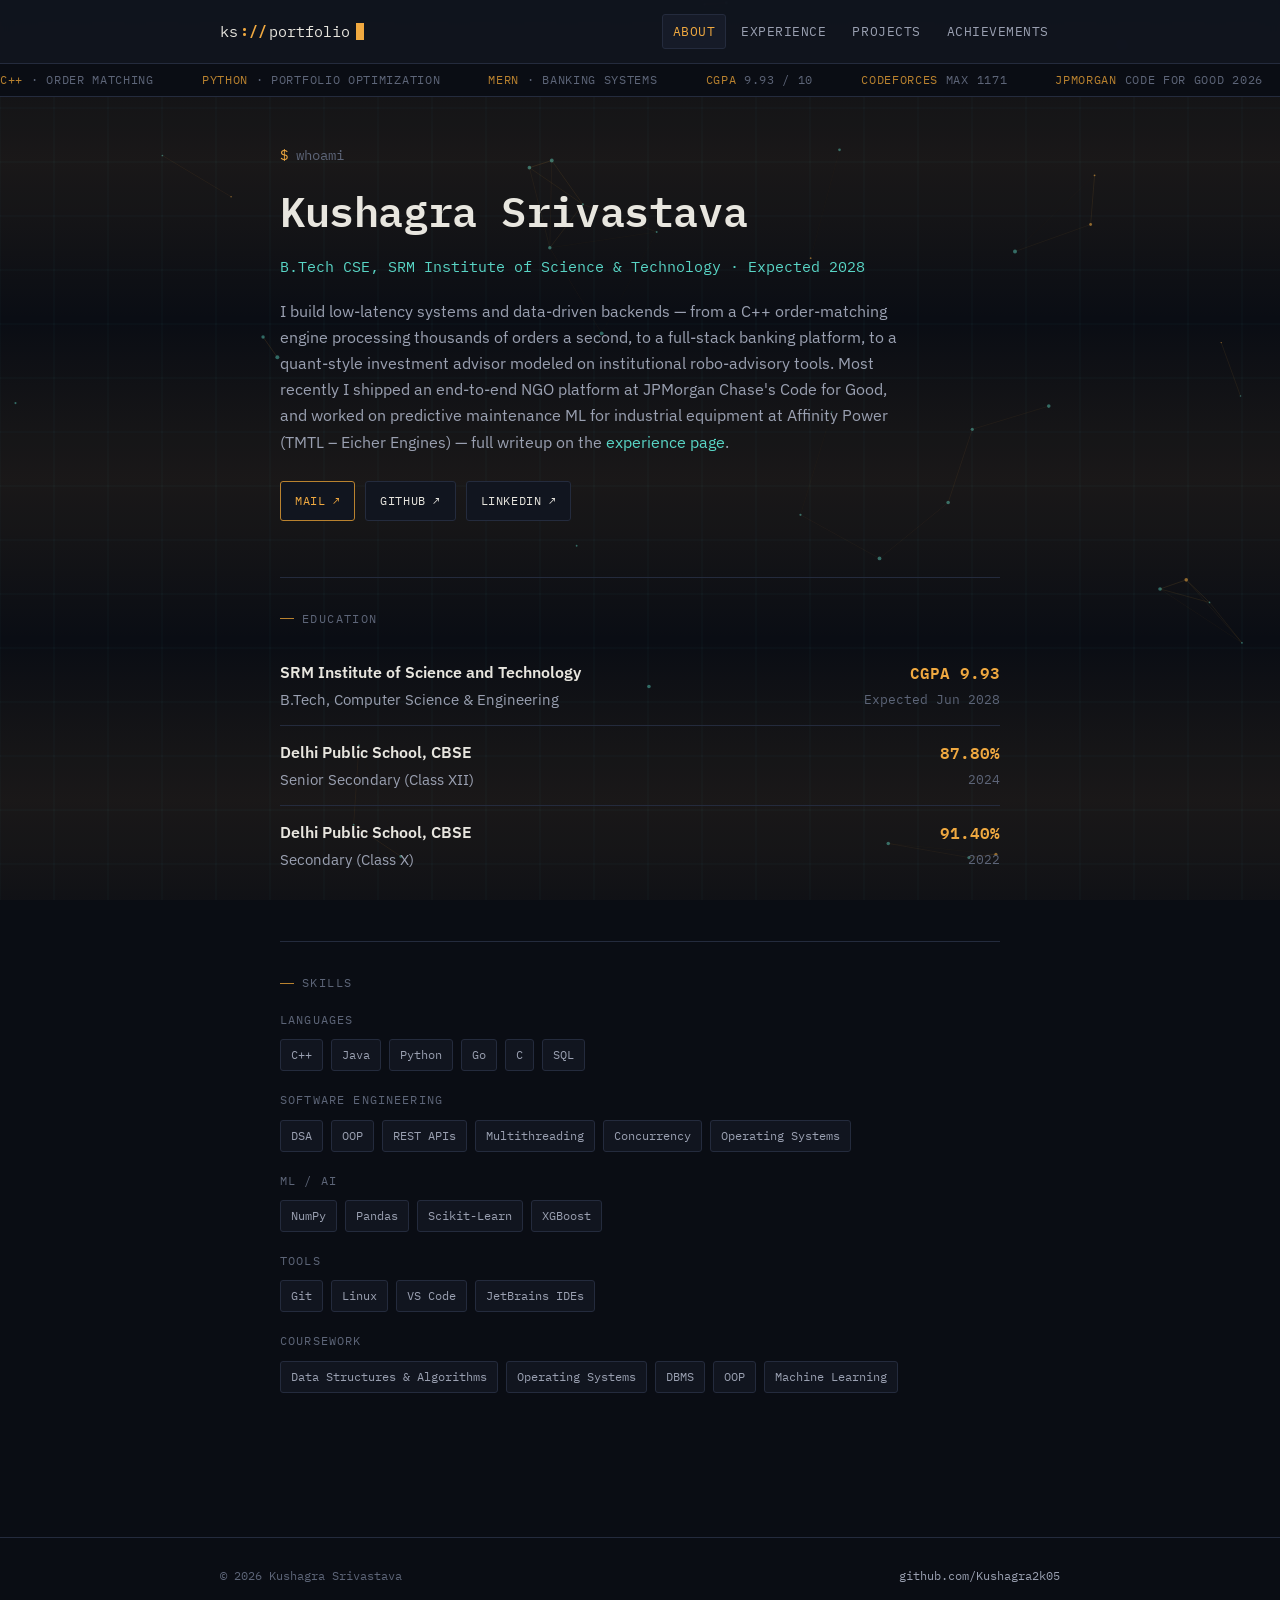
<file: index.html>
<!doctype html>
<html lang="en">
<head>
<meta charset="UTF-8">
<meta name="viewport" content="width=device-width, initial-scale=1, viewport-fit=cover">
<meta name="claude:viewport-fit-sides" content="cover">
<title>Kushagra Srivastava</title>
<link rel="preconnect" href="https://fonts.googleapis.com">
<link rel="preconnect" href="https://fonts.gstatic.com" crossorigin>
<link href="https://fonts.googleapis.com/css2?family=IBM+Plex+Mono:wght@400;500;600&family=IBM+Plex+Sans:wght@400;500;600&display=swap" rel="stylesheet">
<link rel="stylesheet" href="styles.css">
</head>
<body>
<canvas id="bg-canvas" aria-hidden="true"></canvas>
<div class="scan-sweep" aria-hidden="true"></div>

<div class="statusbar">
  <div class="statusbar-inner wrap">
    <div class="logo">ks<b>://</b>portfolio<span class="caret"></span></div>
    <nav class="navlinks">
      <a href="index.html" aria-current="page">ABOUT</a>
      <a href="experience.html">EXPERIENCE</a>
      <a href="projects.html">PROJECTS</a>
      <a href="achievements.html">ACHIEVEMENTS</a>
    </nav>
  </div>
</div>
<div class="ticker" aria-hidden="true">
  <div class="ticker-track">
    <span><em>C++</em> · ORDER MATCHING</span>
    <span><em>PYTHON</em> · PORTFOLIO OPTIMIZATION</span>
    <span><em>MERN</em> · BANKING SYSTEMS</span>
    <span><em>CGPA</em> 9.93 / 10</span>
    <span><em>CODEFORCES</em> MAX 1171</span>
    <span><em>JPMORGAN</em> CODE FOR GOOD 2026</span>
    <span><em>C++</em> · ORDER MATCHING</span>
    <span><em>PYTHON</em> · PORTFOLIO OPTIMIZATION</span>
    <span><em>MERN</em> · BANKING SYSTEMS</span>
    <span><em>CGPA</em> 9.93 / 10</span>
    <span><em>CODEFORCES</em> MAX 1171</span>
    <span><em>JPMORGAN</em> CODE FOR GOOD 2026</span>
  </div>
</div>

<main class="wrap">

  <div class="prompt-line"><span class="sym">$</span> whoami</div>
  <h1 class="title">Kushagra Srivastava</h1>
  <p class="role">B.Tech CSE, SRM Institute of Science &amp; Technology · Expected 2028</p>
  <p class="bio">I build low-latency systems and data-driven backends — from a C++ order-matching
  engine processing thousands of orders a second, to a full-stack banking platform, to a
  quant-style investment advisor modeled on institutional robo-advisory tools. Most recently I
  shipped an end-to-end NGO platform at JPMorgan Chase's Code for Good, and worked on predictive
  maintenance ML for industrial equipment at Affinity Power (TMTL – Eicher Engines) — full
  writeup on the <a href="experience.html">experience page</a>.</p>

  <div class="contact-row">
    <a class="btn primary" href="mailto:kushagrasrivastava0503@gmail.com">MAIL <span class="arrow">↗</span></a>
    <a class="btn" href="https://github.com/Kushagra2k05" target="_blank" rel="noopener">GITHUB <span class="arrow">↗</span></a>
    <a class="btn" href="https://www.linkedin.com/in/kushagra-srivastava-9a0256324/" target="_blank" rel="noopener">LINKEDIN <span class="arrow">↗</span></a>
  </div>

  <section class="block">
    <div class="block-label">Education</div>
    <div class="ledger">
      <div class="ledger-row">
        <div class="ledger-main">
          <div class="inst">SRM Institute of Science and Technology</div>
          <div class="deg">B.Tech, Computer Science &amp; Engineering</div>
        </div>
        <div class="ledger-meta">
          <span class="score">CGPA 9.93</span>
          <span class="yr">Expected Jun 2028</span>
        </div>
      </div>
      <div class="ledger-row">
        <div class="ledger-main">
          <div class="inst">Delhi Public School, CBSE</div>
          <div class="deg">Senior Secondary (Class XII)</div>
        </div>
        <div class="ledger-meta">
          <span class="score">87.80%</span>
          <span class="yr">2024</span>
        </div>
      </div>
      <div class="ledger-row">
        <div class="ledger-main">
          <div class="inst">Delhi Public School, CBSE</div>
          <div class="deg">Secondary (Class X)</div>
        </div>
        <div class="ledger-meta">
          <span class="score">91.40%</span>
          <span class="yr">2022</span>
        </div>
      </div>
    </div>
  </section>

  <section class="block">
    <div class="block-label">Skills</div>

    <div class="skill-group">
      <div class="skill-cat">Languages</div>
      <div class="chips">
        <span class="chip">C++</span><span class="chip">Java</span><span class="chip">Python</span>
        <span class="chip">Go</span><span class="chip">C</span><span class="chip">SQL</span>
      </div>
    </div>
    <div class="skill-group">
      <div class="skill-cat">Software Engineering</div>
      <div class="chips">
        <span class="chip">DSA</span><span class="chip">OOP</span><span class="chip">REST APIs</span>
        <span class="chip">Multithreading</span><span class="chip">Concurrency</span>
        <span class="chip">Operating Systems</span>
      </div>
    </div>
    <div class="skill-group">
      <div class="skill-cat">ML / AI</div>
      <div class="chips">
        <span class="chip">NumPy</span><span class="chip">Pandas</span>
        <span class="chip">Scikit-Learn</span><span class="chip">XGBoost</span>
      </div>
    </div>
    <div class="skill-group">
      <div class="skill-cat">Tools</div>
      <div class="chips">
        <span class="chip">Git</span><span class="chip">Linux</span>
        <span class="chip">VS Code</span><span class="chip">JetBrains IDEs</span>
      </div>
    </div>
    <div class="skill-group" style="margin-bottom:0">
      <div class="skill-cat">Coursework</div>
      <div class="chips">
        <span class="chip">Data Structures &amp; Algorithms</span><span class="chip">Operating Systems</span>
        <span class="chip">DBMS</span><span class="chip">OOP</span><span class="chip">Machine Learning</span>
      </div>
    </div>
  </section>

</main>

<footer>
  <div class="footer-inner wrap">
    <span>© 2026 Kushagra Srivastava</span>
    <span><a href="https://github.com/Kushagra2k05" target="_blank" rel="noopener">github.com/Kushagra2k05</a></span>
  </div>
</footer>

<script src="bg.js"></script>
</body>
</html>
</file>
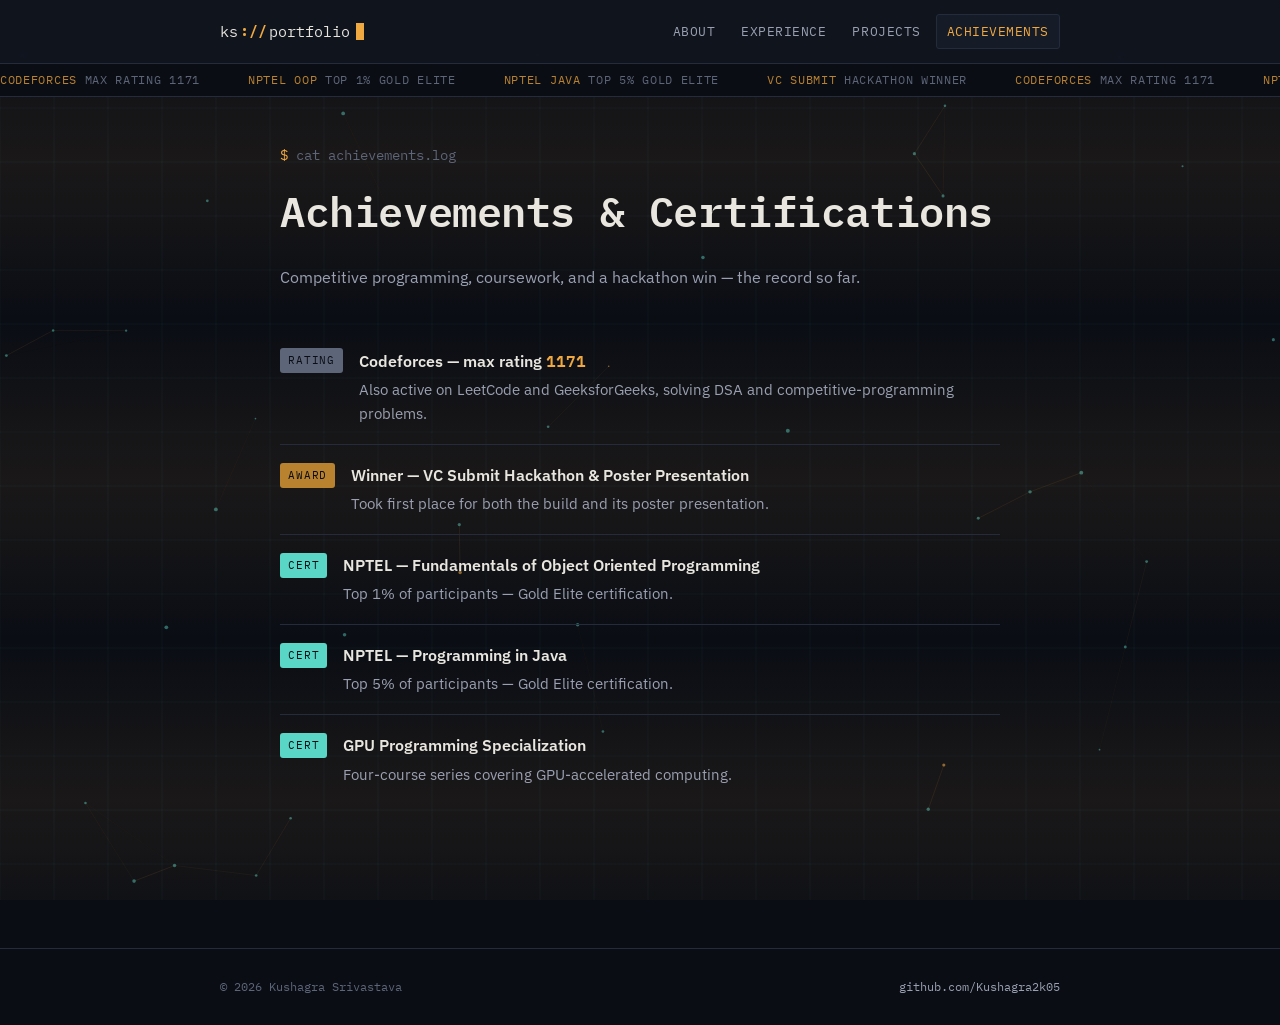
<file: achievements.html>
<!doctype html>
<html lang="en">
<head>
<meta charset="UTF-8">
<meta name="viewport" content="width=device-width, initial-scale=1, viewport-fit=cover">
<meta name="claude:viewport-fit-sides" content="cover">
<title>Achievements — Kushagra Srivastava</title>
<link rel="preconnect" href="https://fonts.googleapis.com">
<link rel="preconnect" href="https://fonts.gstatic.com" crossorigin>
<link href="https://fonts.googleapis.com/css2?family=IBM+Plex+Mono:wght@400;500;600&family=IBM+Plex+Sans:wght@400;500;600&display=swap" rel="stylesheet">
<link rel="stylesheet" href="styles.css">
</head>
<body>
<canvas id="bg-canvas" aria-hidden="true"></canvas>
<div class="scan-sweep" aria-hidden="true"></div>

<div class="statusbar">
  <div class="statusbar-inner wrap">
    <div class="logo">ks<b>://</b>portfolio<span class="caret"></span></div>
    <nav class="navlinks">
      <a href="index.html">ABOUT</a>
      <a href="experience.html">EXPERIENCE</a>
      <a href="projects.html">PROJECTS</a>
      <a href="achievements.html" aria-current="page">ACHIEVEMENTS</a>
    </nav>
  </div>
</div>
<div class="ticker" aria-hidden="true">
  <div class="ticker-track">
    <span><em>CODEFORCES</em> MAX RATING 1171</span>
    <span><em>NPTEL OOP</em> TOP 1% GOLD ELITE</span>
    <span><em>NPTEL JAVA</em> TOP 5% GOLD ELITE</span>
    <span><em>VC SUBMIT</em> HACKATHON WINNER</span>
    <span><em>CODEFORCES</em> MAX RATING 1171</span>
    <span><em>NPTEL OOP</em> TOP 1% GOLD ELITE</span>
    <span><em>NPTEL JAVA</em> TOP 5% GOLD ELITE</span>
    <span><em>VC SUBMIT</em> HACKATHON WINNER</span>
  </div>
</div>

<main class="wrap">

  <div class="prompt-line"><span class="sym">$</span> cat achievements.log</div>
  <h1 class="title">Achievements &amp; Certifications</h1>
  <p class="bio">Competitive programming, coursework, and a hackathon win — the record so far.</p>

  <section class="block" style="margin-top:40px; border-top:none; padding-top:0;">
    <div class="ach-list">

      <div class="ach-row">
        <span class="ach-tag rating">RATING</span>
        <div class="ach-body">
          <div class="ach-title">Codeforces — max rating <span class="stat-inline">1171</span></div>
          <div class="ach-desc">Also active on LeetCode and GeeksforGeeks, solving DSA and
          competitive-programming problems.</div>
        </div>
      </div>

      <div class="ach-row">
        <span class="ach-tag">AWARD</span>
        <div class="ach-body">
          <div class="ach-title">Winner — VC Submit Hackathon &amp; Poster Presentation</div>
          <div class="ach-desc">Took first place for both the build and its poster
          presentation.</div>
        </div>
      </div>

      <div class="ach-row">
        <span class="ach-tag cert">CERT</span>
        <div class="ach-body">
          <div class="ach-title">NPTEL — Fundamentals of Object Oriented Programming</div>
          <div class="ach-desc">Top 1% of participants — Gold Elite certification.</div>
        </div>
      </div>

      <div class="ach-row">
        <span class="ach-tag cert">CERT</span>
        <div class="ach-body">
          <div class="ach-title">NPTEL — Programming in Java</div>
          <div class="ach-desc">Top 5% of participants — Gold Elite certification.</div>
        </div>
      </div>

      <div class="ach-row">
        <span class="ach-tag cert">CERT</span>
        <div class="ach-body">
          <div class="ach-title">GPU Programming Specialization</div>
          <div class="ach-desc">Four-course series covering GPU-accelerated computing.</div>
        </div>
      </div>

    </div>
  </section>

</main>

<footer>
  <div class="footer-inner wrap">
    <span>© 2026 Kushagra Srivastava</span>
    <span><a href="https://github.com/Kushagra2k05" target="_blank" rel="noopener">github.com/Kushagra2k05</a></span>
  </div>
</footer>

<script src="bg.js"></script>
</body>
</html>
</file>
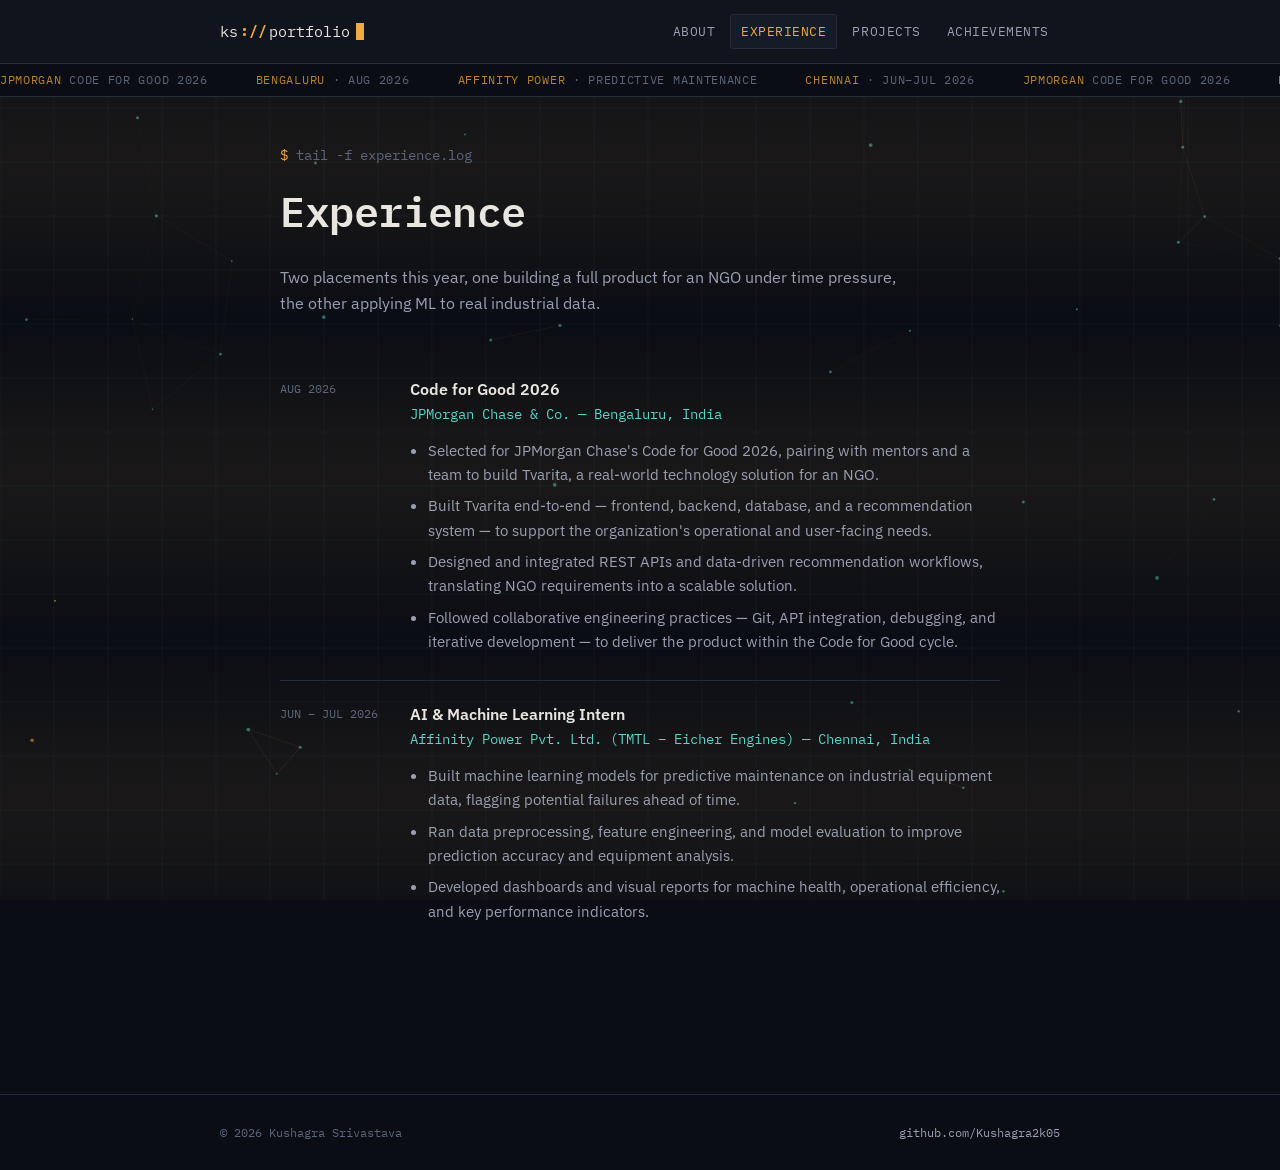
<file: experience.html>
<!doctype html>
<html lang="en">
<head>
<meta charset="UTF-8">
<meta name="viewport" content="width=device-width, initial-scale=1, viewport-fit=cover">
<meta name="claude:viewport-fit-sides" content="cover">
<title>Experience — Kushagra Srivastava</title>
<link rel="preconnect" href="https://fonts.googleapis.com">
<link rel="preconnect" href="https://fonts.gstatic.com" crossorigin>
<link href="https://fonts.googleapis.com/css2?family=IBM+Plex+Mono:wght@400;500;600&family=IBM+Plex+Sans:wght@400;500;600&display=swap" rel="stylesheet">
<link rel="stylesheet" href="styles.css">
</head>
<body>
<canvas id="bg-canvas" aria-hidden="true"></canvas>
<div class="scan-sweep" aria-hidden="true"></div>

<div class="statusbar">
  <div class="statusbar-inner wrap">
    <div class="logo">ks<b>://</b>portfolio<span class="caret"></span></div>
    <nav class="navlinks">
      <a href="index.html">ABOUT</a>
      <a href="experience.html" aria-current="page">EXPERIENCE</a>
      <a href="projects.html">PROJECTS</a>
      <a href="achievements.html">ACHIEVEMENTS</a>
    </nav>
  </div>
</div>
<div class="ticker" aria-hidden="true">
  <div class="ticker-track">
    <span><em>JPMORGAN</em> CODE FOR GOOD 2026</span>
    <span><em>BENGALURU</em> · AUG 2026</span>
    <span><em>AFFINITY POWER</em> · PREDICTIVE MAINTENANCE</span>
    <span><em>CHENNAI</em> · JUN–JUL 2026</span>
    <span><em>JPMORGAN</em> CODE FOR GOOD 2026</span>
    <span><em>BENGALURU</em> · AUG 2026</span>
    <span><em>AFFINITY POWER</em> · PREDICTIVE MAINTENANCE</span>
    <span><em>CHENNAI</em> · JUN–JUL 2026</span>
  </div>
</div>

<main class="wrap">

  <div class="prompt-line"><span class="sym">$</span> tail -f experience.log</div>
  <h1 class="title">Experience</h1>
  <p class="bio">Two placements this year, one building a full product for an NGO under time
  pressure, the other applying ML to real industrial data.</p>

  <section class="block" style="margin-top:40px; border-top:none; padding-top:0;">

    <div class="log-entry">
      <div class="log-date">AUG 2026</div>
      <div class="log-body">
        <div class="log-role">Code for Good 2026</div>
        <div class="log-org">JPMorgan Chase &amp; Co. — Bengaluru, India</div>
        <ul>
          <li>Selected for JPMorgan Chase's Code for Good 2026, pairing with mentors and a team to
          build Tvarita, a real-world technology solution for an NGO.</li>
          <li>Built Tvarita end-to-end — frontend, backend, database, and a recommendation system —
          to support the organization's operational and user-facing needs.</li>
          <li>Designed and integrated REST APIs and data-driven recommendation workflows,
          translating NGO requirements into a scalable solution.</li>
          <li>Followed collaborative engineering practices — Git, API integration, debugging, and
          iterative development — to deliver the product within the Code for Good cycle.</li>
        </ul>
      </div>
    </div>

    <div class="log-entry">
      <div class="log-date">JUN – JUL 2026</div>
      <div class="log-body">
        <div class="log-role">AI &amp; Machine Learning Intern</div>
        <div class="log-org">Affinity Power Pvt. Ltd. (TMTL – Eicher Engines) — Chennai, India</div>
        <ul>
          <li>Built machine learning models for predictive maintenance on industrial equipment
          data, flagging potential failures ahead of time.</li>
          <li>Ran data preprocessing, feature engineering, and model evaluation to improve
          prediction accuracy and equipment analysis.</li>
          <li>Developed dashboards and visual reports for machine health, operational efficiency,
          and key performance indicators.</li>
        </ul>
      </div>
    </div>

  </section>

</main>

<footer>
  <div class="footer-inner wrap">
    <span>© 2026 Kushagra Srivastava</span>
    <span><a href="https://github.com/Kushagra2k05" target="_blank" rel="noopener">github.com/Kushagra2k05</a></span>
  </div>
</footer>

<script src="bg.js"></script>
</body>
</html>
</file>
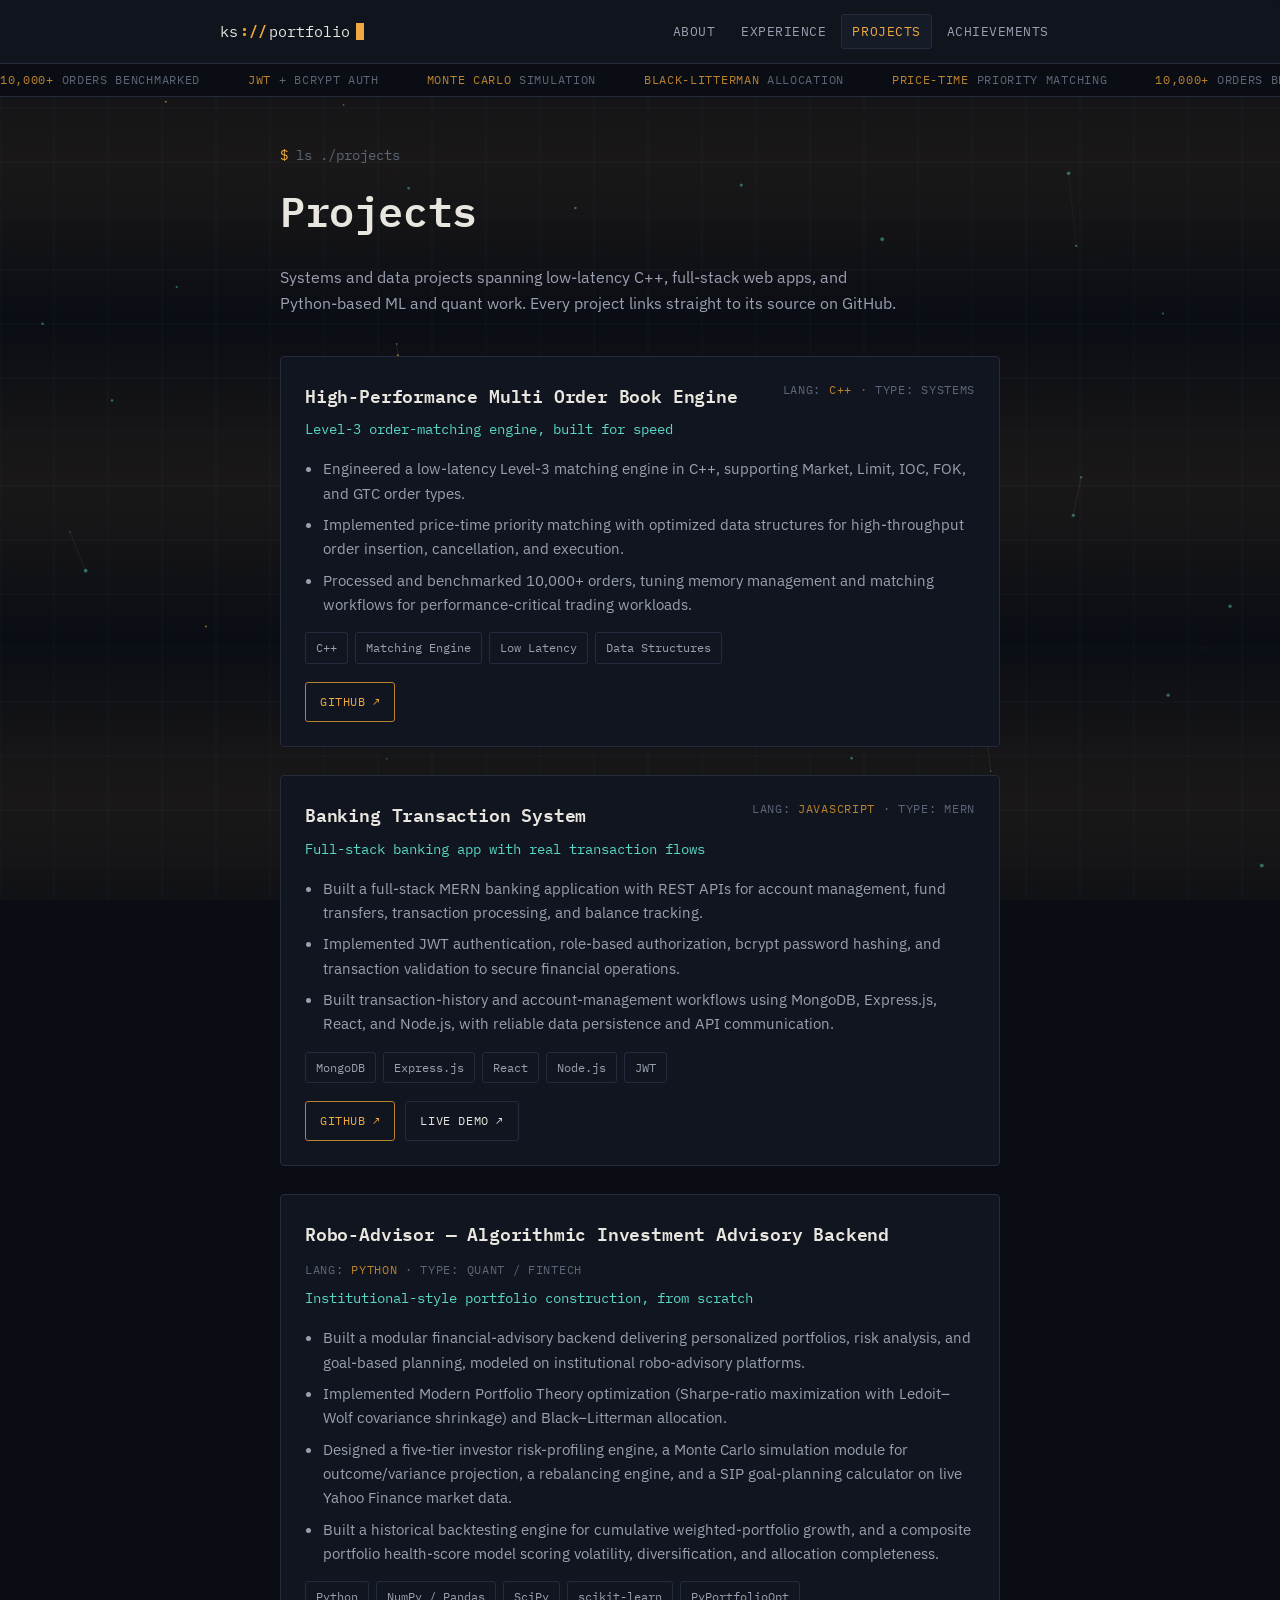
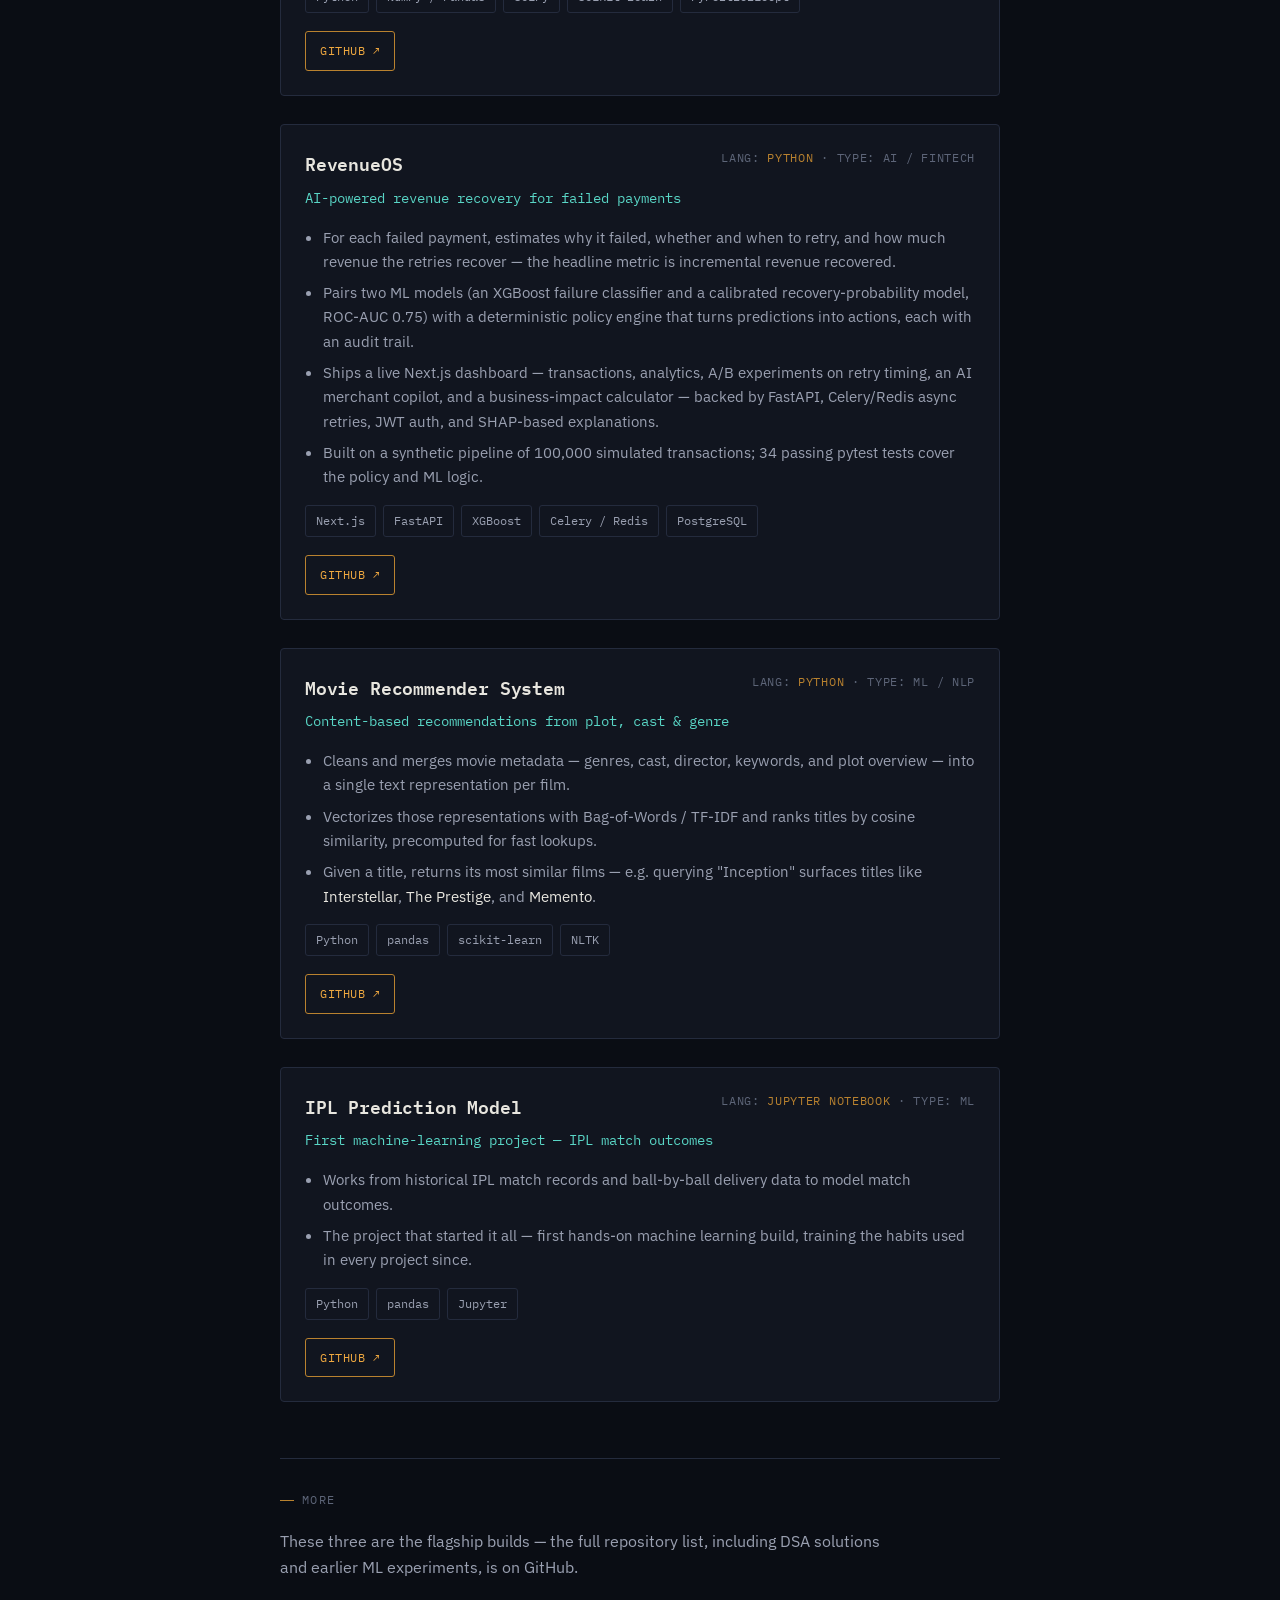
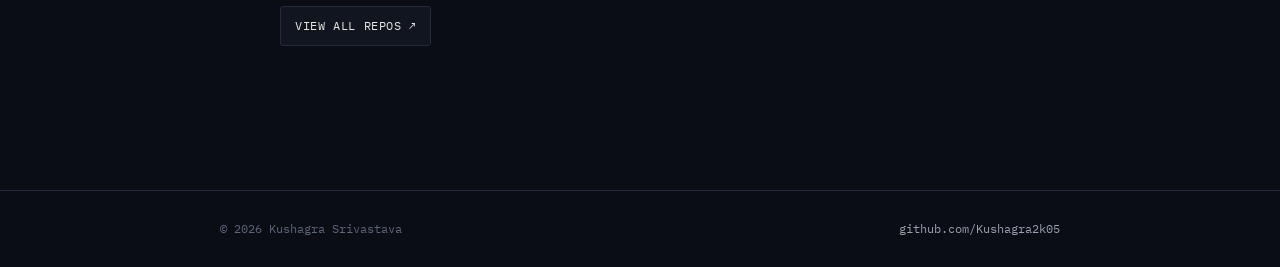
<file: projects.html>
<!doctype html>
<html lang="en">
<head>
<meta charset="UTF-8">
<meta name="viewport" content="width=device-width, initial-scale=1, viewport-fit=cover">
<meta name="claude:viewport-fit-sides" content="cover">
<title>Projects — Kushagra Srivastava</title>
<link rel="preconnect" href="https://fonts.googleapis.com">
<link rel="preconnect" href="https://fonts.gstatic.com" crossorigin>
<link href="https://fonts.googleapis.com/css2?family=IBM+Plex+Mono:wght@400;500;600&family=IBM+Plex+Sans:wght@400;500;600&display=swap" rel="stylesheet">
<link rel="stylesheet" href="styles.css">
</head>
<body>
<canvas id="bg-canvas" aria-hidden="true"></canvas>
<div class="scan-sweep" aria-hidden="true"></div>

<div class="statusbar">
  <div class="statusbar-inner wrap">
    <div class="logo">ks<b>://</b>portfolio<span class="caret"></span></div>
    <nav class="navlinks">
      <a href="index.html">ABOUT</a>
      <a href="experience.html">EXPERIENCE</a>
      <a href="projects.html" aria-current="page">PROJECTS</a>
      <a href="achievements.html">ACHIEVEMENTS</a>
    </nav>
  </div>
</div>
<div class="ticker" aria-hidden="true">
  <div class="ticker-track">
    <span><em>10,000+</em> ORDERS BENCHMARKED</span>
    <span><em>JWT</em> + BCRYPT AUTH</span>
    <span><em>MONTE CARLO</em> SIMULATION</span>
    <span><em>BLACK-LITTERMAN</em> ALLOCATION</span>
    <span><em>PRICE-TIME</em> PRIORITY MATCHING</span>
    <span><em>10,000+</em> ORDERS BENCHMARKED</span>
    <span><em>JWT</em> + BCRYPT AUTH</span>
    <span><em>MONTE CARLO</em> SIMULATION</span>
    <span><em>BLACK-LITTERMAN</em> ALLOCATION</span>
    <span><em>PRICE-TIME</em> PRIORITY MATCHING</span>
  </div>
</div>

<main class="wrap">

  <div class="prompt-line"><span class="sym">$</span> ls ./projects</div>
  <h1 class="title">Projects</h1>
  <p class="bio">Systems and data projects spanning low-latency C++, full-stack web apps, and
  Python-based ML and quant work. Every project links straight to its source on GitHub.</p>

  <section class="block" style="margin-top:40px; border-top:none; padding-top:0;">
    <div class="projects-list">

      <article class="project-card">
        <div class="project-head">
          <h2 class="project-name">High-Performance Multi Order Book Engine</h2>
          <div class="project-meta">lang: <em>C++</em> · type: systems</div>
        </div>
        <div class="project-tagline">Level-3 order-matching engine, built for speed</div>
        <ul>
          <li>Engineered a low-latency Level-3 matching engine in C++, supporting Market, Limit,
          IOC, FOK, and GTC order types.</li>
          <li>Implemented price-time priority matching with optimized data structures for
          high-throughput order insertion, cancellation, and execution.</li>
          <li>Processed and benchmarked 10,000+ orders, tuning memory management and matching
          workflows for performance-critical trading workloads.</li>
        </ul>
        <div class="project-tags">
          <span class="chip">C++</span><span class="chip">Matching Engine</span>
          <span class="chip">Low Latency</span><span class="chip">Data Structures</span>
        </div>
        <div class="project-links">
          <a class="btn primary" href="https://github.com/Kushagra2k05/MultiOrderBook" target="_blank" rel="noopener">GITHUB <span class="arrow">↗</span></a>
        </div>
      </article>

      <article class="project-card">
        <div class="project-head">
          <h2 class="project-name">Banking Transaction System</h2>
          <div class="project-meta">lang: <em>JavaScript</em> · type: MERN</div>
        </div>
        <div class="project-tagline">Full-stack banking app with real transaction flows</div>
        <ul>
          <li>Built a full-stack MERN banking application with REST APIs for account management,
          fund transfers, transaction processing, and balance tracking.</li>
          <li>Implemented JWT authentication, role-based authorization, bcrypt password hashing,
          and transaction validation to secure financial operations.</li>
          <li>Built transaction-history and account-management workflows using MongoDB,
          Express.js, React, and Node.js, with reliable data persistence and API communication.</li>
        </ul>
        <div class="project-tags">
          <span class="chip">MongoDB</span><span class="chip">Express.js</span>
          <span class="chip">React</span><span class="chip">Node.js</span><span class="chip">JWT</span>
        </div>
        <div class="project-links">
          <a class="btn primary" href="https://github.com/Kushagra2k05/Banking-System-MERN" target="_blank" rel="noopener">GITHUB <span class="arrow">↗</span></a>
          <a class="btn" href="https://banking-system-mern.vercel.app" target="_blank" rel="noopener">LIVE DEMO <span class="arrow">↗</span></a>
        </div>
      </article>

      <article class="project-card">
        <div class="project-head">
          <h2 class="project-name">Robo-Advisor — Algorithmic Investment Advisory Backend</h2>
          <div class="project-meta">lang: <em>Python</em> · type: quant / fintech</div>
        </div>
        <div class="project-tagline">Institutional-style portfolio construction, from scratch</div>
        <ul>
          <li>Built a modular financial-advisory backend delivering personalized portfolios, risk
          analysis, and goal-based planning, modeled on institutional robo-advisory platforms.</li>
          <li>Implemented Modern Portfolio Theory optimization (Sharpe-ratio maximization with
          Ledoit–Wolf covariance shrinkage) and Black–Litterman allocation.</li>
          <li>Designed a five-tier investor risk-profiling engine, a Monte Carlo simulation module
          for outcome/variance projection, a rebalancing engine, and a SIP goal-planning calculator
          on live Yahoo Finance market data.</li>
          <li>Built a historical backtesting engine for cumulative weighted-portfolio growth, and a
          composite portfolio health-score model scoring volatility, diversification, and
          allocation completeness.</li>
        </ul>
        <div class="project-tags">
          <span class="chip">Python</span><span class="chip">NumPy / Pandas</span>
          <span class="chip">SciPy</span><span class="chip">scikit-learn</span>
          <span class="chip">PyPortfolioOpt</span>
        </div>
        <div class="project-links">
          <a class="btn primary" href="https://github.com/Kushagra2k05/Robo-advisor-V2" target="_blank" rel="noopener">GITHUB <span class="arrow">↗</span></a>
        </div>
      </article>

      <article class="project-card">
        <div class="project-head">
          <h2 class="project-name">RevenueOS</h2>
          <div class="project-meta">lang: <em>Python</em> · type: AI / fintech</div>
        </div>
        <div class="project-tagline">AI-powered revenue recovery for failed payments</div>
        <ul>
          <li>For each failed payment, estimates why it failed, whether and when to retry, and how
          much revenue the retries recover — the headline metric is incremental revenue
          recovered.</li>
          <li>Pairs two ML models (an XGBoost failure classifier and a calibrated
          recovery-probability model, ROC-AUC 0.75) with a deterministic policy engine that turns
          predictions into actions, each with an audit trail.</li>
          <li>Ships a live Next.js dashboard — transactions, analytics, A/B experiments on retry
          timing, an AI merchant copilot, and a business-impact calculator — backed by FastAPI,
          Celery/Redis async retries, JWT auth, and SHAP-based explanations.</li>
          <li>Built on a synthetic pipeline of 100,000 simulated transactions; 34 passing pytest
          tests cover the policy and ML logic.</li>
        </ul>
        <div class="project-tags">
          <span class="chip">Next.js</span><span class="chip">FastAPI</span>
          <span class="chip">XGBoost</span><span class="chip">Celery / Redis</span>
          <span class="chip">PostgreSQL</span>
        </div>
        <div class="project-links">
          <a class="btn primary" href="https://github.com/Kushagra2k05/RevenueOS" target="_blank" rel="noopener">GITHUB <span class="arrow">↗</span></a>
        </div>
      </article>

      <article class="project-card">
        <div class="project-head">
          <h2 class="project-name">Movie Recommender System</h2>
          <div class="project-meta">lang: <em>Python</em> · type: ML / NLP</div>
        </div>
        <div class="project-tagline">Content-based recommendations from plot, cast &amp; genre</div>
        <ul>
          <li>Cleans and merges movie metadata — genres, cast, director, keywords, and plot
          overview — into a single text representation per film.</li>
          <li>Vectorizes those representations with Bag-of-Words / TF-IDF and ranks titles by
          cosine similarity, precomputed for fast lookups.</li>
          <li>Given a title, returns its most similar films — e.g. querying "Inception" surfaces
          titles like <em style="font-style:normal;color:var(--fg)">Interstellar</em>,
          <em style="font-style:normal;color:var(--fg)">The Prestige</em>, and
          <em style="font-style:normal;color:var(--fg)">Memento</em>.</li>
        </ul>
        <div class="project-tags">
          <span class="chip">Python</span><span class="chip">pandas</span>
          <span class="chip">scikit-learn</span><span class="chip">NLTK</span>
        </div>
        <div class="project-links">
          <a class="btn primary" href="https://github.com/Kushagra2k05/Movie-Recommender-System" target="_blank" rel="noopener">GITHUB <span class="arrow">↗</span></a>
        </div>
      </article>

      <article class="project-card">
        <div class="project-head">
          <h2 class="project-name">IPL Prediction Model</h2>
          <div class="project-meta">lang: <em>Jupyter Notebook</em> · type: ML</div>
        </div>
        <div class="project-tagline">First machine-learning project — IPL match outcomes</div>
        <ul>
          <li>Works from historical IPL match records and ball-by-ball delivery data to model
          match outcomes.</li>
          <li>The project that started it all — first hands-on machine learning build, training
          the habits used in every project since.</li>
        </ul>
        <div class="project-tags">
          <span class="chip">Python</span><span class="chip">pandas</span>
          <span class="chip">Jupyter</span>
        </div>
        <div class="project-links">
          <a class="btn primary" href="https://github.com/Kushagra2k05/IPL-Prediction-Model" target="_blank" rel="noopener">GITHUB <span class="arrow">↗</span></a>
        </div>
      </article>

    </div>
  </section>

  <section class="block">
    <div class="block-label">More</div>
    <p class="bio" style="margin-top:0;">These three are the flagship builds — the full repository
    list, including DSA solutions and earlier ML experiments, is on GitHub.</p>
    <div class="contact-row">
      <a class="btn" href="https://github.com/Kushagra2k05" target="_blank" rel="noopener">VIEW ALL REPOS <span class="arrow">↗</span></a>
    </div>
  </section>

</main>

<footer>
  <div class="footer-inner wrap">
    <span>© 2026 Kushagra Srivastava</span>
    <span><a href="https://github.com/Kushagra2k05" target="_blank" rel="noopener">github.com/Kushagra2k05</a></span>
  </div>
</footer>

<script src="bg.js"></script>
</body>
</html>
</file>
<file: styles.css>
/* ============================================================
   Terminal ticker layout: fixed status bar + scrolling ticker,
   content laid out as monospace ledger/log panels on an
   amber-on-dark trading-desk screen. Single committed dark
   theme — a terminal doesn't switch to "light mode".
   ============================================================ */
:root{
  --bg:          #0a0d14;
  --bg-raised:   #11151f;
  --bg-raised-2: #161b28;
  --border:      #242b3d;
  --fg:          #e8e6df;
  --fg-dim:      #9aa0b1;
  --fg-faint:    #5d6578;
  --accent:      #f0a940;
  --accent-dim:  #b9822f;
  --accent-2:    #59d6c6;
  --mono: 'IBM Plex Mono', ui-monospace, 'SFMono-Regular', Menlo, Consolas, monospace;
  --sans: 'IBM Plex Sans', -apple-system, 'Segoe UI', Roboto, sans-serif;
  color-scheme: dark;
}

*{ box-sizing: border-box; }
html,body{ margin:0; padding:0; }
body{
  background: var(--bg);
  color: var(--fg);
  font-family: var(--sans);
  font-size: 16px;
  line-height: 1.6;
  -webkit-font-smoothing: antialiased;
}
a{ color: var(--accent-2); text-decoration: none; }
a:hover{ text-decoration: underline; }
a:focus-visible, button:focus-visible{
  outline: 2px solid var(--accent);
  outline-offset: 2px;
}
h1,h2,h3{
  font-family: var(--mono);
  font-weight: 600;
  letter-spacing: -0.01em;
  text-wrap: balance;
  margin: 0;
}
p{ margin: 0; }
img{ max-width: 100%; }
[hidden]{ display:none !important; }

.wrap{
  padding-left: max(20px, env(safe-area-inset-left, 0px));
  padding-right: max(20px, env(safe-area-inset-right, 0px));
}

/* ---------- dynamic background ---------- */
#bg-canvas{
  position: fixed;
  inset: 0;
  width: 100%;
  height: 100%;
  z-index: -2;
  pointer-events: none;
  display: block;
}
.scan-sweep{
  position: fixed;
  inset: 0;
  z-index: -1;
  pointer-events: none;
  mix-blend-mode: screen;
  background: linear-gradient(180deg, transparent 0%, rgba(240,169,64,0.07) 50%, transparent 100%);
  background-size: 100% 320px;
  background-repeat: repeat-y;
  animation: sweep 9s linear infinite;
}
@keyframes sweep{
  from{ background-position: 0 -320px; }
  to{ background-position: 0 100vh; }
}
@media (prefers-reduced-motion: reduce){
  .scan-sweep{ animation: none; opacity: .5; }
}

/* ---------- status bar / nav ---------- */
.statusbar{
  position: sticky;
  top: env(safe-area-inset-top, 0px);
  z-index: 20;
  background: rgba(17,21,31,0.92);
  backdrop-filter: blur(6px);
  border-bottom: 1px solid var(--border);
}
body::before{
  content:"";
  position: fixed;
  inset: 0 0 auto;
  height: env(safe-area-inset-top, 0px);
  z-index: 21;
  background: var(--bg-raised);
}
.statusbar-inner{
  max-width: 880px;
  margin: 0 auto;
  display:flex;
  align-items:center;
  justify-content: space-between;
  gap: 16px;
  padding-block: 14px;
  flex-wrap: wrap;
}
.logo{
  font-family: var(--mono);
  font-size: 0.95rem;
  color: var(--fg);
  display:flex;
  align-items:center;
  gap: 2px;
  white-space: nowrap;
}
.logo b{ color: var(--accent); font-weight:600; }
.caret{
  display:inline-block;
  width: 8px; height: 1.1em;
  background: var(--accent);
  margin-left: 4px;
  animation: blink 1.1s steps(1) infinite;
}
@media (prefers-reduced-motion: reduce){ .caret{ animation: none; opacity:.8; } }
@keyframes blink{ 50%{ opacity:0; } }

.navlinks{
  display:flex;
  gap: 4px;
  font-family: var(--mono);
  font-size: 0.82rem;
  letter-spacing: 0.04em;
  flex-wrap: wrap;
}
.navlinks a{
  color: var(--fg-dim);
  padding: 6px 10px;
  border-radius: 3px;
  border: 1px solid transparent;
}
.navlinks a:hover{ color: var(--fg); text-decoration:none; border-color: var(--border); }
.navlinks a[aria-current="page"]{
  color: var(--accent);
  border-color: var(--border);
  background: var(--bg-raised-2);
}

/* ---------- ticker ---------- */
.ticker{
  overflow: hidden;
  border-bottom: 1px solid var(--border);
  background: var(--bg);
}
.ticker-track{
  display:flex;
  width: max-content;
  gap: 48px;
  padding-block: 7px;
  font-family: var(--mono);
  font-size: 0.72rem;
  letter-spacing: 0.06em;
  color: var(--fg-faint);
  animation: scroll 32s linear infinite;
  text-transform: uppercase;
}
.ticker-track span{ white-space:nowrap; }
.ticker-track span em{ color: var(--accent-dim); font-style:normal; }
@keyframes scroll{
  from{ transform: translateX(0); }
  to{ transform: translateX(-50%); }
}
@media (prefers-reduced-motion: reduce){ .ticker-track{ animation: none; } }

/* ---------- layout ---------- */
main{
  max-width: 760px;
  margin: 0 auto;
  padding-top: 48px;
  padding-bottom: 80px;
}
.prompt-line{
  font-family: var(--mono);
  font-size: 0.85rem;
  color: var(--fg-faint);
  margin-bottom: 10px;
}
.prompt-line .sym{ color: var(--accent); }

h1.title{ font-size: clamp(1.9rem, 5vw, 2.6rem); color: var(--fg); }
.role{
  font-family: var(--mono);
  font-size: 0.95rem;
  color: var(--accent-2);
  margin-top: 10px;
}
.bio{
  margin-top: 20px;
  max-width: 62ch;
  color: var(--fg-dim);
  font-size: 1.02rem;
}

.contact-row{
  display:flex;
  flex-wrap:wrap;
  gap: 10px;
  margin-top: 26px;
}
.btn{
  font-family: var(--mono);
  font-size: 0.78rem;
  letter-spacing: 0.05em;
  text-transform: uppercase;
  color: var(--fg);
  border: 1px solid var(--border);
  background: var(--bg-raised);
  border-radius: 3px;
  padding: 9px 14px;
  display:inline-flex;
  align-items:center;
  gap: 7px;
  transition: border-color .15s, color .15s;
}
.btn:hover{ color: var(--accent); border-color: var(--accent-dim); text-decoration:none; }
.btn .arrow{ font-size: 0.9em; }
.btn.primary{ border-color: var(--accent-dim); color: var(--accent); }

section.block{
  margin-top: 56px;
  padding-top: 32px;
  border-top: 1px solid var(--border);
}
.block-label{
  font-family: var(--mono);
  font-size: 0.72rem;
  letter-spacing: 0.12em;
  text-transform: uppercase;
  color: var(--fg-faint);
  margin-bottom: 18px;
  display:flex;
  align-items:center;
  gap: 8px;
}
.block-label::before{
  content:"";
  width: 14px; height: 1px;
  background: var(--accent-dim);
}

/* ---------- ledger (education) ---------- */
.ledger{ display:flex; flex-direction:column; }
.ledger-row{
  display:flex;
  justify-content: space-between;
  gap: 16px;
  padding-block: 14px;
  border-bottom: 1px solid var(--border);
  flex-wrap: wrap;
}
.ledger-row:last-child{ border-bottom:none; }
.ledger-main .inst{ font-weight:600; color: var(--fg); }
.ledger-main .deg{ color: var(--fg-dim); font-size: 0.92rem; margin-top:2px; }
.ledger-meta{
  text-align:right;
  font-family: var(--mono);
  font-variant-numeric: tabular-nums;
  min-width: 130px;
}
.ledger-meta .score{ color: var(--accent); font-weight:600; }
.ledger-meta .yr{ color: var(--fg-faint); font-size: 0.82rem; display:block; margin-top:2px; }

/* ---------- log entries (experience) ---------- */
.log-entry{ display:flex; gap: 22px; padding-block: 20px; border-bottom: 1px solid var(--border); }
.log-entry:last-child{ border-bottom:none; }
.log-date{
  font-family: var(--mono);
  font-size: 0.78rem;
  color: var(--fg-faint);
  min-width: 108px;
  white-space: nowrap;
  padding-top: 3px;
}
.log-body{ min-width:0; }
.log-role{ font-weight:600; color: var(--fg); font-size: 1.02rem; }
.log-org{ color: var(--accent-2); font-family: var(--mono); font-size: 0.85rem; margin-top: 2px; }
.log-body ul{ margin: 12px 0 0; padding-left: 18px; color: var(--fg-dim); font-size: 0.95rem; }
.log-body li{ margin-bottom: 7px; }
@media (max-width: 520px){
  .log-entry{ flex-direction:column; gap:6px; }
  .log-date{ min-width:0; }
}

/* ---------- skill chips ---------- */
.skill-group{ margin-bottom: 20px; }
.skill-cat{
  font-family: var(--mono);
  font-size: 0.72rem;
  letter-spacing: 0.1em;
  text-transform: uppercase;
  color: var(--fg-faint);
  margin-bottom: 10px;
}
.chips{ display:flex; flex-wrap:wrap; gap: 8px; }
.chip{
  font-family: var(--mono);
  font-size: 0.78rem;
  color: var(--fg-dim);
  border: 1px solid var(--border);
  background: var(--bg-raised);
  border-radius: 3px;
  padding: 5px 10px;
}

/* ---------- project cards ---------- */
.projects-list{ display:flex; flex-direction:column; gap: 28px; }
.project-card{
  border: 1px solid var(--border);
  background: var(--bg-raised);
  border-radius: 4px;
  padding: 24px;
}
.project-head{
  display:flex;
  justify-content: space-between;
  align-items:flex-start;
  gap: 12px;
  flex-wrap: wrap;
}
.project-name{ font-size: 1.15rem; color: var(--fg); }
.project-meta{
  font-family: var(--mono);
  font-size: 0.72rem;
  color: var(--fg-faint);
  text-transform: uppercase;
  letter-spacing: 0.06em;
  white-space: nowrap;
}
.project-meta em{ color: var(--accent-dim); font-style: normal; }
.project-tagline{ color: var(--accent-2); font-family: var(--mono); font-size: 0.86rem; margin-top: 8px; }
.project-card ul{ margin: 16px 0 0; padding-left: 18px; color: var(--fg-dim); font-size: 0.95rem; }
.project-card li{ margin-bottom: 7px; }
.project-tags{ display:flex; flex-wrap:wrap; gap:7px; margin-top: 16px; }
.project-links{ display:flex; flex-wrap:wrap; gap:10px; margin-top: 18px; }

/* ---------- achievements ---------- */
.ach-list{ display:flex; flex-direction:column; }
.ach-row{
  display:flex;
  gap: 16px;
  padding-block: 18px;
  border-bottom: 1px solid var(--border);
}
.ach-row:last-child{ border-bottom:none; }
.ach-tag{
  font-family: var(--mono);
  font-size: 0.68rem;
  letter-spacing: 0.08em;
  text-transform: uppercase;
  color: var(--bg);
  background: var(--accent-dim);
  border-radius: 3px;
  padding: 4px 8px;
  height: fit-content;
  white-space: nowrap;
}
.ach-tag.cert{ background: var(--accent-2); }
.ach-tag.rating{ background: var(--fg-faint); }
.ach-body{ min-width:0; }
.ach-title{ color: var(--fg); font-weight:600; }
.ach-desc{ color: var(--fg-dim); font-size: 0.92rem; margin-top: 4px; }
.stat-inline{
  font-family: var(--mono);
  color: var(--accent);
  font-weight:600;
}
@media (max-width: 480px){
  .ach-row{ flex-direction:column; }
}

/* ---------- footer ---------- */
footer{
  border-top: 1px solid var(--border);
  margin-top: 64px;
}
.footer-inner{
  max-width: 880px;
  margin: 0 auto;
  padding-block: 28px;
  display:flex;
  justify-content: space-between;
  align-items:center;
  flex-wrap:wrap;
  gap: 12px;
  font-family: var(--mono);
  font-size: 0.76rem;
  color: var(--fg-faint);
}
.footer-inner a{ color: var(--fg-dim); }

@media (max-width: 480px){
  .statusbar-inner{ justify-content:center; text-align:center; }
  main{ padding-top: 36px; }
}
</file>
